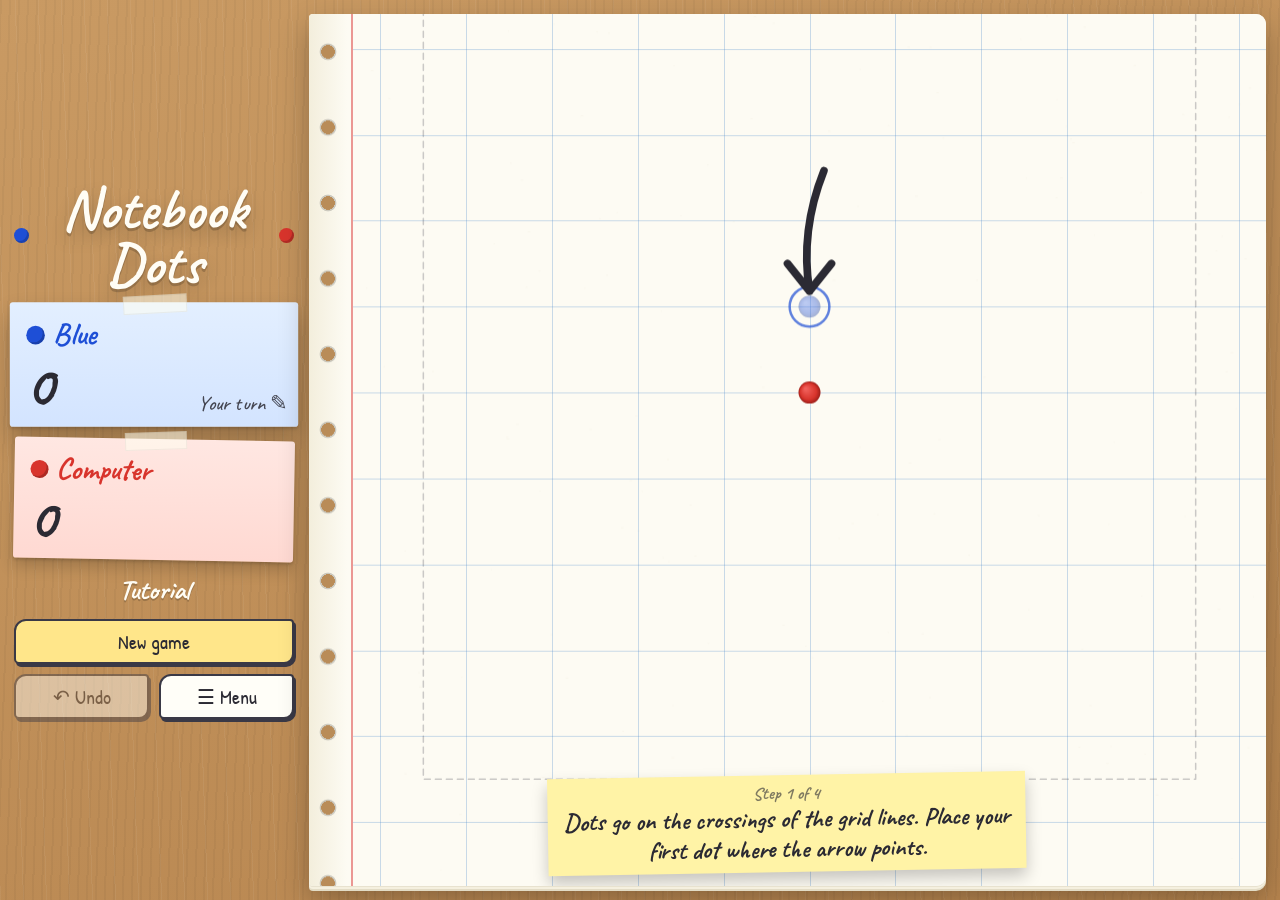
<file: index.html>
<!DOCTYPE html>
<html lang="en">
<head>
  <meta charset="UTF-8">
  <meta name="viewport" content="width=device-width, initial-scale=1, maximum-scale=1, user-scalable=no">
  <title>Notebook Dots — the classic paper game</title>
  <meta name="description" content="The classic notebook dots game: surround your opponent's dots on squared paper.">
  <!-- CrazyGames SDK v3 (poza CrazyGames działa w trybie "disabled", gra działa normalnie) -->
  <script src="https://sdk.crazygames.com/crazygames-sdk-v3.js"></script>
  <link rel="preload" href="fonts/caveat-latin-700-normal.woff2" as="font" type="font/woff2" crossorigin>
  <link rel="stylesheet" href="css/style.css">
  <link rel="icon" href="data:image/svg+xml,<svg xmlns='http://www.w3.org/2000/svg' viewBox='0 0 32 32'><rect width='32' height='32' rx='6' fill='%23fdfbf3'/><circle cx='10' cy='16' r='5' fill='%231e4fd6'/><circle cx='22' cy='16' r='5' fill='%23d8342c'/></svg>">
</head>
<body>
  <div class="app">
    <aside class="side">
      <div class="brand">
        <span class="logo-dot blue"></span><span class="logo" data-i18n="title">Notebook Dots</span><span class="logo-dot red"></span>
      </div>

      <div class="players">
        <div class="player p1" id="card1">
          <div class="player-head">
            <span class="ink blue"></span>
            <input class="name" id="name1" maxlength="14" autocomplete="off" spellcheck="false">
          </div>
          <div class="score" id="score1">0</div>
          <div class="turn-flag" data-i18n="yourTurnFlag"></div>
        </div>
        <div class="player p2" id="card2">
          <div class="player-head">
            <span class="ink red"></span>
            <input class="name" id="name2" maxlength="14" autocomplete="off" spellcheck="false">
          </div>
          <div class="score" id="score2">0</div>
          <div class="turn-flag" data-i18n="yourTurnFlag"></div>
        </div>
      </div>

      <p class="status" id="status"></p>

      <div class="buttons">
        <button id="newGame" class="btn primary" data-i18n="newGame"></button>
        <button id="undo" class="btn"><span aria-hidden="true">↶</span> <span data-i18n="undo"></span></button>
        <button id="menuBtn" class="btn"><span aria-hidden="true">☰</span> <span data-i18n="menu"></span></button>
        <button id="hintBtn" class="btn hint-btn" hidden><span data-i18n="hintBtn"></span></button>
      </div>
    </aside>

    <main class="board-wrap">
      <div class="page" id="page">
        <canvas id="board"></canvas>
        <div class="hint" id="hint" data-i18n="hint"></div>
        <div class="toast" id="toast"></div>
        <div class="coach" id="coach" hidden><span class="coach-step" id="coachStep"></span><span id="coachText"></span></div>
      </div>
    </main>
  </div>

  <dialog id="menu" class="sheet">
    <h2 data-i18n="menu"></h2>
    <div class="form">
      <label><span data-i18n="mode"></span>
        <select id="mode">
          <option value="pvp" data-i18n="modePvp"></option>
          <option value="ai1" data-i18n="modeAi1"></option>
          <option value="ai2" data-i18n="modeAi2"></option>
        </select>
      </label>
      <label><span data-i18n="size"></span>
        <select id="size">
          <option value="16x12" data-i18n-size="sizeS"></option>
          <option value="24x18" data-i18n-size="sizeM"></option>
          <option value="32x24" data-i18n-size="sizeL"></option>
        </select>
      </label>
      <label><span data-i18n="starter"></span>
        <select id="starter">
          <option value="p1"></option>
          <option value="p2"></option>
          <option value="random" data-i18n="starterRandom"></option>
        </select>
      </label>
      <div class="colors"><span id="colorLabel1"></span><div class="swatches" id="sw1"></div></div>
      <div class="colors"><span id="colorLabel2"></span><div class="swatches" id="sw2"></div></div>
      <label><span data-i18n="language"></span>
        <select id="lang"></select>
      </label>
      <label><span data-i18n="sound"></span>
        <button id="soundBtn" class="btn toggle" type="button"></button>
      </label>
    </div>
    <div class="row">
      <button id="tutorialBtn" class="btn" type="button" data-i18n="tutorial"></button>
      <button id="rulesBtn" class="btn ghost" type="button" data-i18n="rules"></button>
      <button id="endGame" class="btn ghost" type="button" data-i18n="endGame"></button>
      <button id="menuClose" class="btn primary" type="button" data-i18n="done"></button>
    </div>
  </dialog>

  <dialog id="rules" class="sheet">
    <h2 data-i18n="rulesTitle"></h2>
    <ol id="rulesList"></ol>
    <div class="row">
      <button id="rulesTutorial" class="btn" type="button" data-i18n="tutorial"></button>
      <button id="rulesClose" class="btn primary" type="button" data-i18n="rulesOk"></button>
    </div>
  </dialog>

  <dialog id="tutDone" class="sheet">
    <h2 data-i18n="tutDoneTitle"></h2>
    <p data-i18n="tutDoneText"></p>
    <div class="row"><button id="tutPlay" class="btn primary" type="button" data-i18n="tutPlay"></button></div>
  </dialog>

  <dialog id="over" class="sheet">
    <h2 id="overTitle"></h2>
    <p id="overText"></p>
    <div class="row">
      <button id="overView" class="btn" type="button" data-i18n="viewBoard"></button>
      <button id="overAgain" class="btn primary" type="button" data-i18n="again"></button>
    </div>
  </dialog>

  <script src="js/i18n.js"></script>
  <script src="js/platform.js"></script>
  <script src="js/engine.js"></script>
  <script src="js/app.js"></script>
</body>
</html>
</file>
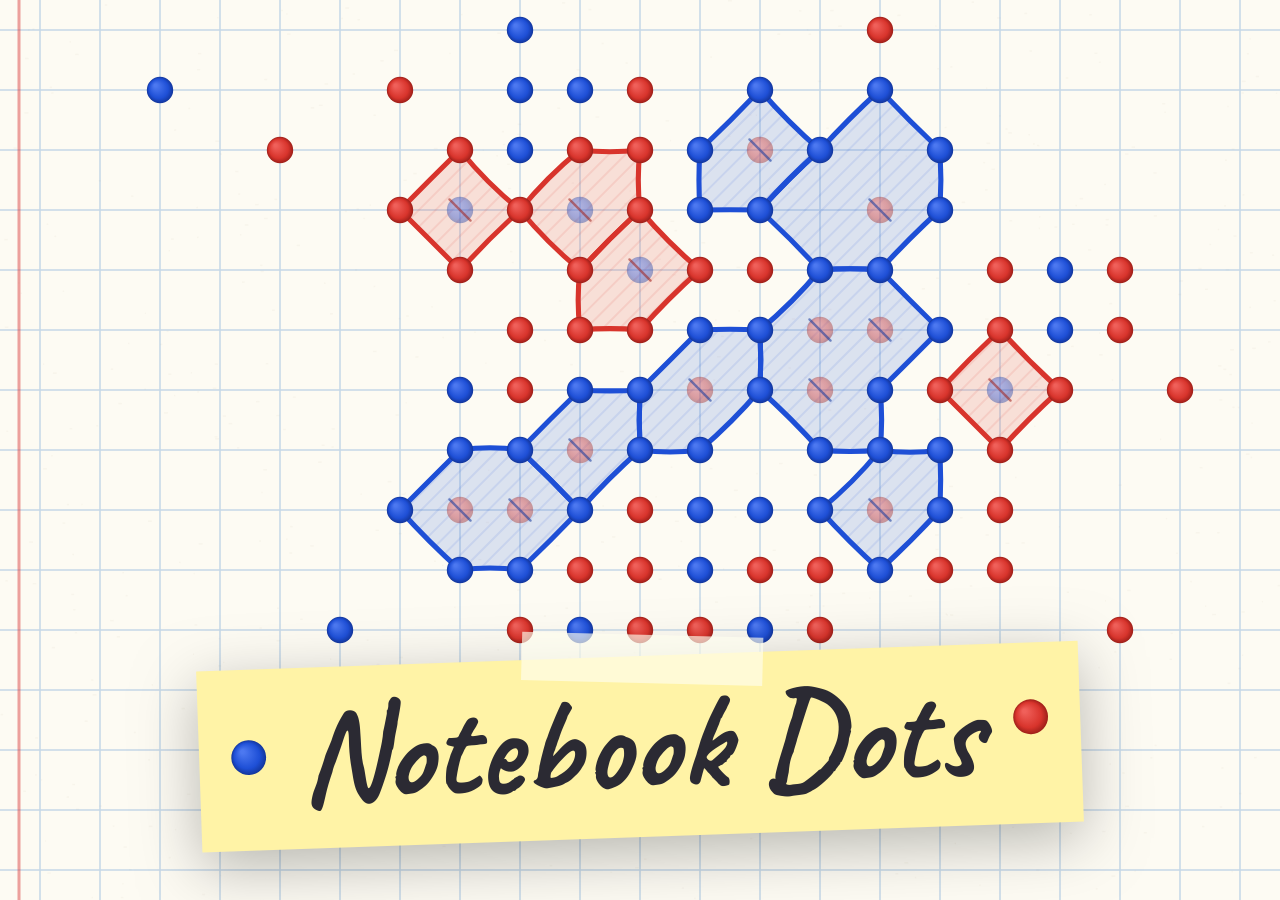
<file: promo/cover.html>
<!DOCTYPE html>
<html lang="en">
<head>
<meta charset="UTF-8">
<title>Notebook Dots — cover generator</title>
<!--
  Generator okładek i filmu dla CrazyGames.
  Otwórz w przeglądarce o rozmiarze okna równym rozmiarowi okładki, np. 1920×1080, 800×1200, 800×800.
  Parametry URL: ?seed=7&split=110&total=230&title=1
  window.renderAt(ms) – rysuje klatkę filmu w chwili ms (0 = okładka).
-->
<link rel="stylesheet" href="../css/style.css">
<style>
  html, body { margin: 0; overflow: hidden; background: #fdfbf3; }
  canvas { display: block; width: 100vw; height: 100vh; }
</style>
</head>
<body>
<canvas id="c"></canvas>
<script src="../js/engine.js"></script>
<script>
(async () => {
  const E = window.KropkiEngine;
  const q = new URLSearchParams(location.search);
  const W = innerWidth, H = innerHeight;
  const seed0 = +(q.get('seed') || 7);
  const showTitle = q.get('title') !== '0';

  // deterministyczny generator losowy, żeby okładka i film były powtarzalne
  let s = seed0 >>> 0;
  Math.random = () => { s = (s + 0x6D2B79F5) >>> 0; let t = s; t = Math.imul(t ^ (t >>> 15), t | 1); t ^= t + Math.imul(t ^ (t >>> 7), t | 61); return ((t ^ (t >>> 14)) >>> 0) / 4294967296; };

  // siatka dopasowana do proporcji okładki
  const cell = Math.round(Math.min(W, H) / (W > H ? 15 : 13.5));
  const GW = Math.floor(W / cell) + 2, GH = Math.floor(H / cell) + 2;
  const ox = (W - (GW - 1) * cell) / 2, oy = (H - (GH - 1) * cell) / 2;

  // symulacja partii: komputer (trudny) kontra komputer (łatwy), tylko w środkowej części kartki
  const st = E.createState(GW, GH);
  const margin = 1;
  for (let y = 0; y < GH; y++) for (let x = 0; x < GW; x++)
    if (x < margin || y < margin || x >= GW - margin || y >= GH - margin - Math.round(GH * 0.22)) st.terr[y * GW + x] = 3; // poza grą
  const total = +(q.get('total') || Math.round((GW - 2) * (GH - 2) * 0.5));
  const split = +(q.get('split') || Math.round(total * 0.62));
  const snaps = [{ owner: st.owner.slice(), cap: st.cap.slice(), caps: 0 }];
  const capMove = []; // dla każdej obwódki: numer ruchu, w którym powstała
  for (let k = 0; k < total; k++) {
    const P = st.turn;
    let i;
    // drugi gracz czasem gra "na oko", żeby na kartce było więcej otoczeń (obu kolorów)
    const weak = (k % 40 < 20) ? 2 : 1;
    if (P === weak && Math.random() < 0.6) {
      const near = [];
      for (let j = 0; j < GW * GH; j++) {
        if (!E.isLegal(st, j)) continue;
        const x = j % GW, y = (j / GW) | 0;
        let n = false;
        for (let dy = -2; dy <= 2 && !n; dy++) for (let dx = -2; dx <= 2; dx++) { const X = x + dx, Y = y + dy; if (X >= 0 && Y >= 0 && X < GW && Y < GH && st.owner[Y * GW + X]) { n = true; break; } }
        if (n) near.push(j);
      }
      i = near.length ? near[(Math.random() * near.length) | 0] : E.aiMove(st, P, 1);
    } else i = E.aiMove(st, P, 2);
    if (i < 0) break;
    const before = st.captures.length;
    E.applyMove(st, i, P, true);
    for (let c = before; c < st.captures.length; c++) capMove[c] = k + 1;
    snaps.push({ owner: st.owner.slice(), cap: st.cap.slice(), last: i });
  }
  const moves = snaps.length - 1;

  const cv = document.getElementById('c');
  const ctx = cv.getContext('2d');
  const DPR = window.devicePixelRatio || 1;
  cv.width = Math.round(W * DPR); cv.height = Math.round(H * DPR);
  await document.fonts.load('700 80px Caveat');

  const INK = { 1: '#1e4fd6', 2: '#d8342c' }, DARK = { 1: '#13369c', 2: '#9e1f19' }, LIGHT = { 1: '#4c78f0', 2: '#f0605a' };
  const FILL = { 1: 'rgba(30,79,214,0.15)', 2: 'rgba(216,52,44,0.14)' }, HATCH = { 1: 'rgba(30,79,214,0.10)', 2: 'rgba(216,52,44,0.10)' };
  const px = (x) => ox + x * cell, py = (y) => oy + y * cell;
  const clamp01 = (t) => Math.max(0, Math.min(1, t));
  const hash = (a, b, c, d) => { let h = (a * 73856093) ^ (b * 19349663) ^ (c * 83492791) ^ (d * 2654435761); h = (h ^ (h >>> 13)) * 1274126177; return ((h ^ (h >>> 16)) >>> 0) / 4294967295; };

  function paper() {
    ctx.fillStyle = '#fdfbf3'; ctx.fillRect(0, 0, W, H);
    ctx.fillStyle = 'rgba(160,140,100,0.05)';
    for (let k = 0; k < 600; k++) ctx.fillRect(hash(k, 7, 3, 1) * W, hash(k, 11, 5, 2) * H, 1 + hash(k, 1, 1, 1) * 3, 1.5);
    ctx.strokeStyle = 'rgba(80,140,205,0.32)'; ctx.lineWidth = Math.max(1, cell / 40);
    ctx.beginPath();
    for (let x = 0; x < GW; x++) { ctx.moveTo(px(x), 0); ctx.lineTo(px(x), H); }
    for (let y = 0; y < GH; y++) { ctx.moveTo(0, py(y)); ctx.lineTo(W, py(y)); }
    ctx.stroke();
    ctx.strokeStyle = 'rgba(220,70,70,0.5)'; ctx.lineWidth = Math.max(2, cell / 20);
    ctx.beginPath(); ctx.moveTo(px(1) - cell * 0.35, 0); ctx.lineTo(px(1) - cell * 0.35, H); ctx.stroke();
  }
  function wob(x1, y1, x2, y2, prog) {
    const X1 = px(x1), Y1 = py(y1), X2 = px(x2), Y2 = py(y2), dx = X2 - X1, dy = Y2 - Y1, len = Math.hypot(dx, dy);
    const off = (hash(x1, y1, x2, y2) - 0.5) * cell * 0.16;
    const cx = X1 + dx / 2 - dy / len * off, cy = Y1 + dy / 2 + dx / len * off;
    ctx.moveTo(X1, Y1);
    if (prog < 1) { const qx = X1 + (cx - X1) * prog, qy = Y1 + (cy - Y1) * prog, rx = cx + (X2 - cx) * prog, ry = cy + (Y2 - cy) * prog; ctx.quadraticCurveTo(qx, qy, qx + (rx - qx) * prog, qy + (ry - qy) * prog); }
    else ctx.quadraticCurveTo(cx, cy, X2, Y2);
  }
  function dot(x, y, r, p, a) {
    if (r <= 0) return;
    ctx.globalAlpha = a;
    const g = ctx.createRadialGradient(x - r * .35, y - r * .35, r * .1, x, y, r);
    g.addColorStop(0, LIGHT[p]); g.addColorStop(.7, INK[p]); g.addColorStop(1, DARK[p]);
    ctx.fillStyle = g; ctx.beginPath(); ctx.arc(x, y, r, 0, 7); ctx.fill(); ctx.globalAlpha = 1;
  }
  function titleNote(alpha) {
    if (alpha <= 0) return;
    let fs = Math.round(Math.min(W * (W > H ? 0.105 : 0.15), H * 0.16));
    ctx.save();
    ctx.globalAlpha = alpha;
    ctx.font = `700 ${fs}px Caveat`;
    const ratio = ctx.measureText('Notebook Dots').width / fs;
    fs = Math.min(fs, Math.floor(W * 0.86 / (ratio + 1.5)));
    ctx.font = `700 ${fs}px Caveat`;
    const tw = ctx.measureText('Notebook Dots').width;
    const bw = tw + fs * 1.5, bh = fs * 1.35;
    const cx = W / 2, cy = H - bh * 0.5 - Math.min(W, H) * 0.07;
    ctx.translate(cx, cy); ctx.rotate(-0.035);
    ctx.shadowColor = 'rgba(0,0,0,0.28)'; ctx.shadowBlur = fs * 0.45; ctx.shadowOffsetY = fs * 0.12;
    ctx.fillStyle = '#fff3a6'; ctx.fillRect(-bw / 2, -bh / 2, bw, bh);
    ctx.shadowColor = 'transparent';
    ctx.fillStyle = 'rgba(255,255,240,0.65)'; ctx.save(); ctx.rotate(0.06); ctx.fillRect(-fs * 0.9, -bh / 2 - fs * 0.16, fs * 1.8, fs * 0.36); ctx.restore();
    ctx.fillStyle = '#2b2a33'; ctx.textAlign = 'center'; ctx.textBaseline = 'middle';
    ctx.fillText('Notebook Dots', 0, fs * 0.04);
    dot(-tw / 2 - fs * 0.38, -fs * 0.02, fs * 0.13, 1, 1);
    dot(tw / 2 + fs * 0.38, -fs * 0.12, fs * 0.13, 2, 1);
    ctx.restore();
  }

  // Oś czasu filmu: 0–1.6 s okładka, 1.6–2.4 s znika tytuł, potem kolejne ruchy aż do 18.5 s
  const T_TITLE = 1600, T_FADE = 800, T_END = 18500;
  const perMove = (T_END - 1000 - (T_TITLE + T_FADE)) / Math.max(1, moves - split);
  const moveTime = (m) => (m <= split ? -1e9 : T_TITLE + T_FADE + (m - split - 1) * perMove);

  window.renderAt = (ms) => {
    ctx.setTransform(DPR, 0, 0, DPR, 0, 0);
    let m = split;
    if (ms > T_TITLE + T_FADE) m = Math.min(moves, split + Math.floor((ms - T_TITLE - T_FADE) / perMove) + 1);
    const sn = snaps[m];
    paper();
    // obwódki
    st.captures.forEach((c, ci) => {
      if (capMove[ci] > m) return;
      const p = clamp01((ms - moveTime(capMove[ci]) - 80) / 600);
      ctx.globalAlpha = p; ctx.fillStyle = FILL[c.p]; ctx.beginPath();
      for (const poly of c.polys) { ctx.moveTo(px(poly[0]), py(poly[1])); for (let k = 2; k < poly.length; k += 2) ctx.lineTo(px(poly[k]), py(poly[k + 1])); ctx.closePath(); }
      ctx.fill(); ctx.save(); ctx.clip(); ctx.strokeStyle = HATCH[c.p]; ctx.lineWidth = Math.max(1.2, cell / 30); ctx.beginPath();
      for (let d = -H; d < W + H; d += cell * 0.28) { ctx.moveTo(d, 0); ctx.lineTo(d - H, H); } ctx.stroke(); ctx.restore();
      ctx.globalAlpha = 1; ctx.strokeStyle = INK[c.p]; ctx.lineWidth = cell * 0.085; ctx.lineCap = 'round'; ctx.beginPath();
      const e = 1 - Math.pow(1 - p, 3);
      for (let k = 0; k < c.edges.length; k += 4) wob(c.edges[k], c.edges[k + 1], c.edges[k + 2], c.edges[k + 3], e);
      ctx.stroke();
    });
    // kropki
    const r0 = cell * 0.22;
    for (let i = 0; i < sn.owner.length; i++) {
      const o = sn.owner[i]; if (!o) continue;
      const x = px(i % GW), y = py((i / GW) | 0);
      let sc = 1;
      // animacja pojawienia się
      for (let mm = m; mm > split && mm > m - 3; mm--) if (snaps[mm].last === i) { const t = clamp01((ms - moveTime(mm)) / 260); const c2 = 1.9; sc = 1 + (c2 + 1) * Math.pow(t - 1, 3) + c2 * Math.pow(t - 1, 2); }
      const cap = sn.cap[i] !== 0;
      dot(x, y, r0 * sc, o, cap ? 0.4 : 1);
      if (cap) { ctx.strokeStyle = DARK[sn.cap[i]]; ctx.globalAlpha = .55; ctx.lineWidth = Math.max(1.5, cell / 25); ctx.beginPath(); ctx.moveTo(x - r0 * .8, y - r0 * .8); ctx.lineTo(x + r0 * .8, y + r0 * .8); ctx.stroke(); ctx.globalAlpha = 1; }
    }
    if (showTitle) titleNote(ms < T_TITLE ? 1 : 1 - clamp01((ms - T_TITLE) / T_FADE));
  };
  window.coverInfo = { moves, split, captures: st.captures.length, durationMs: T_END };
  renderAt(0);
  document.body.dataset.ready = '1';
})();
</script>
</body>
</html>
</file>
<file: css/style.css>
/* ---------- czcionki w paczce (SIL OFL 1.1) ---------- */
@font-face { font-family: 'Caveat'; font-weight: 500; font-display: swap; src: url(../fonts/caveat-latin-500-normal.woff2) format('woff2');
  unicode-range: U+0000-00FF,U+0131,U+0152-0153,U+02BB-02BC,U+02C6,U+02DA,U+02DC,U+2000-206F,U+20AC,U+2122,U+2191,U+2193,U+2212,U+2215,U+FEFF,U+FFFD; }
@font-face { font-family: 'Caveat'; font-weight: 500; font-display: swap; src: url(../fonts/caveat-latin-ext-500-normal.woff2) format('woff2');
  unicode-range: U+0100-02BA,U+02BD-02C5,U+02C7-02CC,U+02CE-02D7,U+02DD-02FF,U+1E00-1E9F,U+1EF2-1EFF,U+2020,U+20A0-20AB,U+20AD-20C0,U+2113,U+2C60-2C7F,U+A720-A7FF; }
@font-face { font-family: 'Caveat'; font-weight: 700; font-display: swap; src: url(../fonts/caveat-latin-700-normal.woff2) format('woff2');
  unicode-range: U+0000-00FF,U+0131,U+0152-0153,U+02BB-02BC,U+02C6,U+02DA,U+02DC,U+2000-206F,U+20AC,U+2122,U+2191,U+2193,U+2212,U+2215,U+FEFF,U+FFFD; }
@font-face { font-family: 'Caveat'; font-weight: 700; font-display: swap; src: url(../fonts/caveat-latin-ext-700-normal.woff2) format('woff2');
  unicode-range: U+0100-02BA,U+02BD-02C5,U+02C7-02CC,U+02CE-02D7,U+02DD-02FF,U+1E00-1E9F,U+1EF2-1EFF,U+2020,U+20A0-20AB,U+20AD-20C0,U+2113,U+2C60-2C7F,U+A720-A7FF; }
@font-face { font-family: 'Patrick Hand'; font-weight: 400; font-display: swap; src: url(../fonts/patrick-hand-latin-400-normal.woff2) format('woff2');
  unicode-range: U+0000-00FF,U+0131,U+0152-0153,U+02BB-02BC,U+02C6,U+02DA,U+02DC,U+2000-206F,U+20AC,U+2122,U+2191,U+2193,U+2212,U+2215,U+FEFF,U+FFFD; }
@font-face { font-family: 'Patrick Hand'; font-weight: 400; font-display: swap; src: url(../fonts/patrick-hand-latin-ext-400-normal.woff2) format('woff2');
  unicode-range: U+0100-02BA,U+02BD-02C5,U+02C7-02CC,U+02CE-02D7,U+02DD-02FF,U+1E00-1E9F,U+1EF2-1EFF,U+2020,U+20A0-20AB,U+20AD-20C0,U+2113,U+2C60-2C7F,U+A720-A7FF; }

:root {
  --blue: #1e4fd6;
  --red: #d8342c;
  --paper: #fdfbf3;
  --grid: rgba(80, 140, 205, .32);
  --ink: #2b2a33;
  --hand: 'Caveat', 'Patrick Hand', 'Comic Sans MS', cursive;
  --hand2: 'Patrick Hand', 'Caveat', 'Comic Sans MS', cursive;
  --gap: clamp(6px, 1.6vmin, 16px);
  --holes: clamp(20px, 4.2vmin, 44px);
}

* { box-sizing: border-box; }
html, body { height: 100%; margin: 0; overflow: hidden; }
body {
  font-family: var(--hand2);
  color: var(--ink);
  background:
    repeating-linear-gradient(92deg, rgba(0,0,0,.035) 0 2px, transparent 2px 9px),
    repeating-linear-gradient(88deg, rgba(255,255,255,.05) 0 1px, transparent 1px 23px),
    linear-gradient(160deg, #c99a63, #b6844e);
  /* wymóg CrazyGames (mobile): brak zaznaczania i lupy */
  -webkit-user-select: none; -moz-user-select: none; -ms-user-select: none; user-select: none;
  -webkit-touch-callout: none;
  -webkit-tap-highlight-color: transparent;
  overscroll-behavior: none;
  touch-action: manipulation;
}
input { -webkit-user-select: text; user-select: text; }

/* ---------- układ: zawsze mieści się w oknie, bez przewijania ---------- */
.app {
  height: 100vh; height: 100dvh; width: 100vw;
  display: grid; grid-template-columns: clamp(165px, 23vw, 280px) minmax(0, 1fr);
  gap: var(--gap); padding: var(--gap);
}
.side { display: flex; flex-direction: column; justify-content: center; gap: clamp(4px, 1.4vh, 14px); min-height: 0; min-width: 0; }

.brand { display: flex; align-items: center; justify-content: center; gap: .25em; font-size: clamp(26px, 6.5vh, 58px); }
.logo {
  font-family: var(--hand); font-weight: 700; line-height: .95; color: #fffdf5; text-align: center;
  text-shadow: 0 3px 0 rgba(0,0,0,.18), 0 8px 18px rgba(0,0,0,.18);
}
.logo-dot { width: .26em; height: .26em; flex: none; border-radius: 50%; box-shadow: inset -2px -2px 0 rgba(0,0,0,.18); }
.logo-dot.blue { background: var(--c1, var(--blue)); }
.logo-dot.red { background: var(--c2, var(--red)); }

.players { display: flex; flex-direction: column; gap: clamp(6px, 1.6vh, 14px); }
.player {
  position: relative; padding: clamp(5px, 1.3vh, 12px) clamp(8px, 1.4vw, 16px); border-radius: 3px;
  box-shadow: 0 8px 16px rgba(0,0,0,.18), 0 2px 3px rgba(0,0,0,.15);
  transition: transform .25s ease, box-shadow .25s ease;
}
.player.p1 { background: linear-gradient(180deg, var(--c1-bg1, #e3efff), var(--c1-bg2, #d3e4ff)); transform: rotate(-1.2deg); }
.player.p2 { background: linear-gradient(180deg, var(--c2-bg1, #ffe7e2), var(--c2-bg2, #ffd9d2)); transform: rotate(1deg); }
.player::before {
  content: ''; position: absolute; top: -7px; left: 50%; width: 60px; height: 16px; margin-left: -30px;
  background: rgba(255,255,240,.55); border: 1px solid rgba(0,0,0,.05); transform: rotate(-3deg);
}
.player.active { transform: rotate(0) scale(1.03); box-shadow: 0 14px 24px rgba(0,0,0,.24), 0 2px 3px rgba(0,0,0,.15); }
.player-head { display: flex; align-items: center; gap: 8px; }
.ink { width: clamp(12px, 2.2vh, 18px); height: clamp(12px, 2.2vh, 18px); border-radius: 50%; flex: none; box-shadow: inset -2px -2px 0 rgba(0,0,0,.2); }
.ink.blue { background: var(--c1, var(--blue)); }
.ink.red { background: var(--c2, var(--red)); }
.name {
  font-family: var(--hand); font-weight: 700; font-size: clamp(18px, 3.8vh, 30px); border: 0; background: transparent;
  width: 100%; min-width: 0; padding: 0; outline: none; border-bottom: 2px dashed transparent;
}
.name:focus { border-bottom-color: rgba(0,0,0,.25); }
.p1 .name { color: var(--c1, var(--blue)); }
.p2 .name { color: var(--c2, var(--red)); }
.score { font-family: var(--hand); font-weight: 700; font-size: clamp(28px, 8vh, 58px); line-height: 1; }
.score.bump { animation: bump .5s ease; }
@keyframes bump { 40% { transform: scale(1.35) rotate(-4deg); } }
.turn-flag {
  position: absolute; right: 10px; bottom: clamp(4px, 1.2vh, 12px); font-family: var(--hand);
  font-size: clamp(14px, 2.6vh, 20px); opacity: 0; transform: translateY(4px); transition: .25s;
}
.player.active .turn-flag { opacity: .85; transform: none; }

.status {
  margin: 0; font-family: var(--hand); font-weight: 700; font-size: clamp(18px, 3.8vh, 28px); color: #fffdf5;
  text-align: center; text-shadow: 0 2px 0 rgba(0,0,0,.18); min-height: 1.2em; line-height: 1.2;
}

.buttons { display: grid; grid-template-columns: 1fr 1fr; gap: clamp(5px, 1.2vh, 10px); }
.buttons #newGame { grid-column: 1 / -1; }
.buttons .hint-btn { grid-column: 1 / -1; background: #d9f5e3; }
.btn[hidden] { display: none; }
.btn {
  font-family: var(--hand2); font-size: clamp(15px, 2.9vh, 20px); padding: clamp(3px, .8vh, 7px) 10px;
  cursor: pointer; color: var(--ink); background: #fffef8; border: 2px solid #3a3946;
  border-radius: 12px 4px 10px 5px; box-shadow: 2px 3px 0 #3a3946; transition: transform .1s, box-shadow .1s;
  white-space: nowrap; overflow: hidden; text-overflow: ellipsis;
}
.btn:hover { transform: translate(-1px, -1px); box-shadow: 3px 4px 0 #3a3946; }
.btn:active { transform: translate(2px, 3px); box-shadow: 0 0 0 #3a3946; }
.btn.primary { background: #ffe68a; }
.btn.ghost { background: transparent; }
.btn:disabled { opacity: .45; pointer-events: none; }

/* ---------- zeszyt ---------- */
.board-wrap { min-width: 0; min-height: 0; display: flex; }
.page {
  position: relative; flex: 1; min-width: 0; min-height: 0; background: var(--paper);
  border-radius: 4px 10px 10px 4px; overflow: hidden;
  box-shadow: 0 1px 0 #e8e2cf, 0 3px 0 #f5f0df, 0 5px 0 #e3dcc6, 0 14px 30px rgba(0,0,0,.28);
}
.page::before {
  content: ''; position: absolute; left: 0; top: 0; bottom: 0; width: var(--holes);
  background:
    radial-gradient(circle at calc(var(--holes) / 2) 50%, #b98c58 0 calc(var(--holes) * .18), rgba(0,0,0,.18) calc(var(--holes) * .18) calc(var(--holes) * .21), transparent calc(var(--holes) * .23)) 0 0 / var(--holes) calc(var(--holes) * 2) repeat-y,
    linear-gradient(90deg, #f3eedc, var(--paper));
}
.page::after { content: ''; position: absolute; left: calc(var(--holes) + 4px); top: 0; bottom: 0; width: 2px; background: rgba(220,70,70,.55); }
canvas#board {
  position: absolute; top: 0; bottom: 0; left: calc(var(--holes) + 6px);
  width: calc(100% - var(--holes) - 6px); height: 100%; display: block; touch-action: none; cursor: crosshair;
}

.toast, .hint {
  position: absolute; left: 50%; pointer-events: none; font-family: var(--hand); font-weight: 700;
  box-shadow: 0 8px 16px rgba(0,0,0,.2); max-width: 86%; text-align: center; transition: .35s;
}
.toast {
  top: 12px; transform: translate(-50%, -20px) rotate(-2deg); opacity: 0;
  background: #fff3a6; padding: 4px 14px; font-size: clamp(18px, 3.8vh, 26px); white-space: nowrap;
}
.toast.show { opacity: 1; transform: translate(-50%, 0) rotate(-2deg); }
.hint {
  bottom: 14px; transform: translate(-50%, 0) rotate(1deg); background: #e8f7d2; color: #2d4a14;
  padding: 6px 14px; font-size: clamp(16px, 3.3vh, 24px); line-height: 1.15;
}
.hint.hidden { opacity: 0; transform: translate(-50%, 16px) rotate(1deg); }
.coach {
  position: absolute; left: 50%; bottom: 14px; transform: translate(-50%, 0) rotate(-1deg); max-width: 88%;
  background: #fff3a6; color: var(--ink); padding: 8px 16px; font-family: var(--hand); font-weight: 700;
  font-size: clamp(17px, 3.4vh, 25px); line-height: 1.2; text-align: center; pointer-events: none;
  box-shadow: 0 8px 16px rgba(0,0,0,.22);
}
.coach[hidden] { display: none; }
.coach-step { display: block; font-size: .7em; opacity: .6; }
.coach.nudge { animation: nudge .45s ease; }
@keyframes nudge { 20%, 60% { transform: translate(-53%, 0) rotate(-2deg); } 40%, 80% { transform: translate(-47%, 0) rotate(0deg); } }
.colors { display: flex; flex-direction: column; gap: 4px; }
.swatches { display: flex; gap: 6px; flex-wrap: wrap; }
.swatch {
  width: 28px; height: 28px; border-radius: 50%; border: 2px solid #3a3946; cursor: pointer; padding: 0;
  box-shadow: inset -3px -3px 0 rgba(0,0,0,.2); transition: transform .1s;
}
.swatch:hover { transform: scale(1.1); }
.swatch.selected { outline: 3px solid #3a3946; outline-offset: 2px; }

/* ---------- okna dialogowe ---------- */
dialog.sheet {
  border: 0; padding: clamp(12px, 3vh, 22px) clamp(16px, 3vw, 28px); max-width: 560px; width: calc(100% - 24px);
  max-height: calc(100dvh - 24px); overflow: auto; border-radius: 4px; color: var(--ink);
  background: var(--paper) repeating-linear-gradient(0deg, transparent 0 27px, var(--grid) 27px 28px);
  box-shadow: 0 24px 60px rgba(0,0,0,.4); font-size: clamp(16px, 3vh, 20px); line-height: 1.4;
}
dialog::backdrop { background: rgba(40, 25, 10, .45); }
dialog h2 { font-family: var(--hand); font-size: clamp(28px, 6vh, 40px); margin: 0 0 6px; line-height: 1.1; }
dialog ol { padding-left: 22px; margin: 4px 0 12px; }
dialog .row { display: flex; gap: 10px; justify-content: flex-end; flex-wrap: wrap; margin-top: 10px; }
.form { display: grid; grid-template-columns: 1fr 1fr; gap: 8px 14px; }
.form label { display: flex; flex-direction: column; gap: 2px; }
select {
  font-family: var(--hand2); font-size: clamp(15px, 2.8vh, 18px); padding: 4px 8px; border: 2px solid #3a3946;
  border-radius: 8px 3px 9px 4px; background: #fffef8; color: var(--ink); cursor: pointer;
}
.btn.toggle { text-align: left; }
#overText { font-size: clamp(18px, 4vh, 26px); margin: 4px 0; }

/* ---------- ekran pionowy (telefon) ---------- */
@media (max-aspect-ratio: 1/1) {
  .app { grid-template-columns: minmax(0, 1fr); grid-template-rows: auto minmax(0, 1fr); }
  .side { gap: 6px; }
  .brand { font-size: clamp(24px, 4.2vh, 40px); }
  .players { flex-direction: row; }
  .player { flex: 1; min-width: 0; }
  .name { font-size: clamp(16px, 2.6vh, 26px); }
  .score { font-size: clamp(26px, 5vh, 46px); }
  .turn-flag { font-size: clamp(13px, 1.9vh, 18px); }
  .status { font-size: clamp(18px, 2.8vh, 26px); }
  .buttons { grid-template-columns: 1fr 1fr 1fr; }
  .buttons #newGame { grid-column: auto; }
  .buttons .hint-btn { grid-column: 1 / -1; }
  .btn { font-size: clamp(15px, 2.2vh, 19px); }
  .form { grid-template-columns: 1fr; }
  .hint { font-size: clamp(15px, 2.2vh, 20px); max-width: 76%; }
}
/* bardzo niskie okna: ukryj nagłówek */
@media (max-height: 380px) and (min-aspect-ratio: 1/1) {
  .brand { display: none; }
}
</file>
